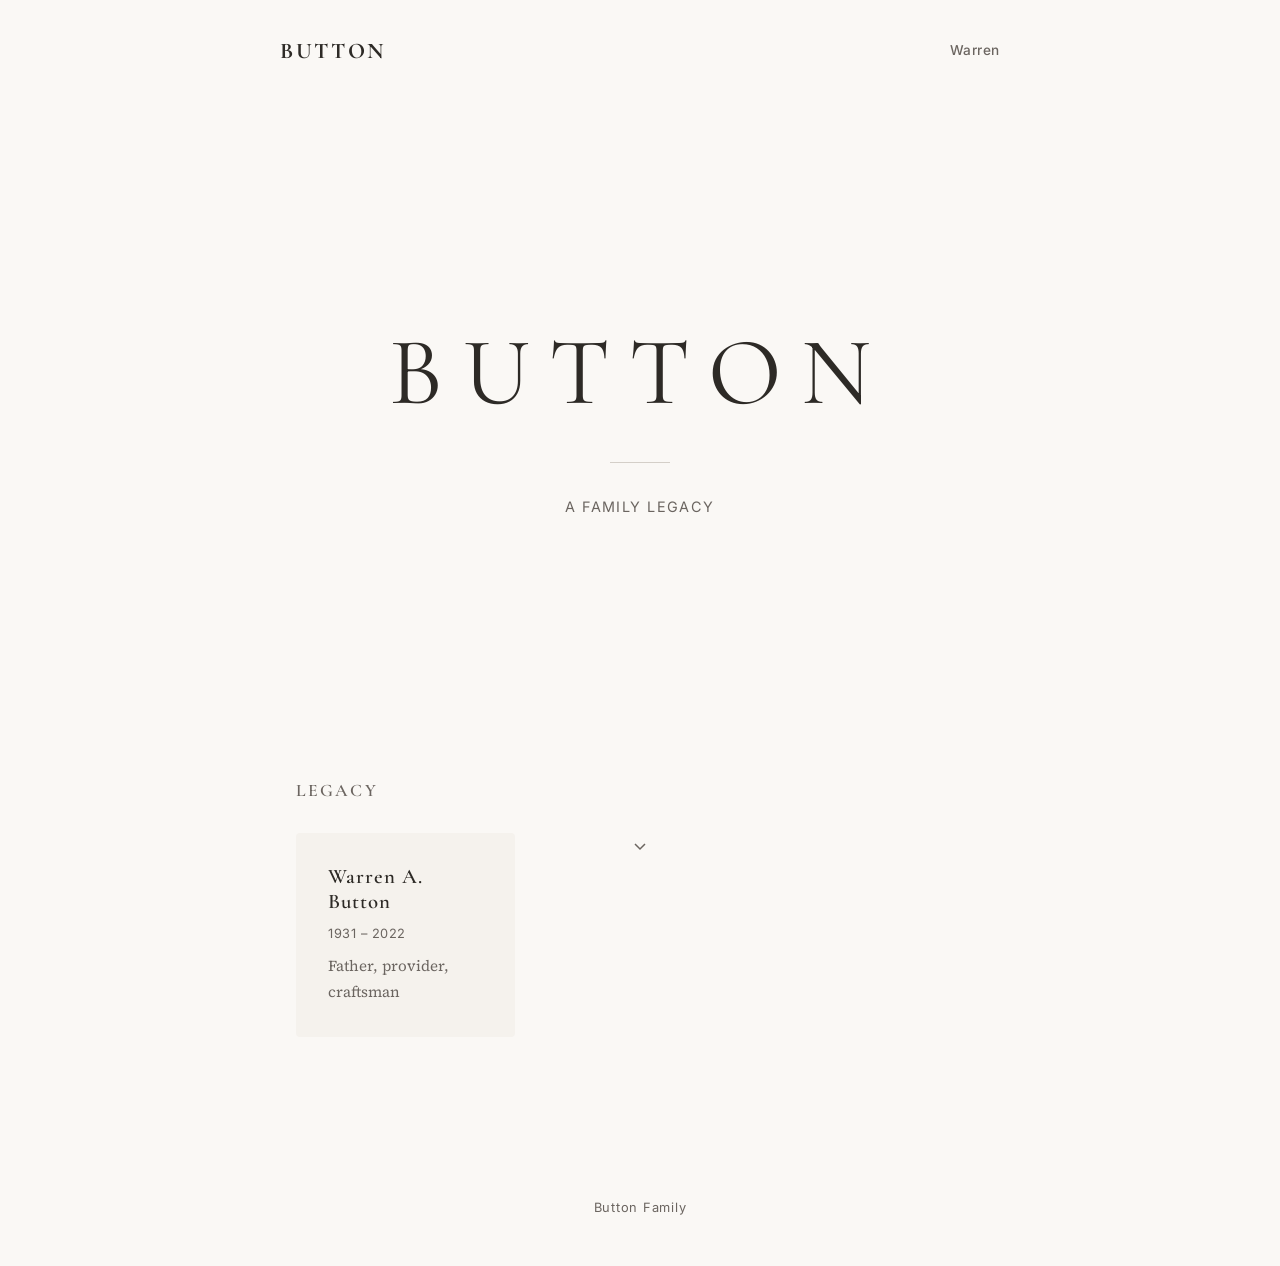
<file: index.html>
<!DOCTYPE html>
<html lang="en">
<head>
  <meta charset="UTF-8">
  <meta name="viewport" content="width=device-width, initial-scale=1.0">
  <title>The Button Family</title>
  <link rel="preconnect" href="https://fonts.googleapis.com">
  <link rel="preconnect" href="https://fonts.gstatic.com" crossorigin>
  <link href="https://fonts.googleapis.com/css2?family=Cormorant+Garamond:ital,wght@0,400;0,600;0,700;1,400&family=Inter:wght@400;500&family=Source+Serif+4:ital,wght@0,400;0,600;1,400&display=swap" rel="stylesheet">
  <link rel="stylesheet" href="style.css">
</head>
<body>
  <header class="site-header">
    <a href="./" class="site-title">Button</a>
    <nav id="site-nav"></nav>
  </header>

  <main class="page-content">
    <section class="hero">
      <h1 class="hero-title">BUTTON</h1>
      <hr class="hero-rule">
      <p class="hero-tagline">A Family Legacy</p>
      <div class="scroll-indicator" aria-hidden="true">
        <svg width="24" height="24" viewBox="0 0 24 24" fill="none" stroke="currentColor" stroke-width="1.5">
          <path d="M7 10l5 5 5-5"/>
        </svg>
      </div>
    </section>

    <section class="members-section">
      <h2 class="section-heading">Legacy</h2>
      <div id="member-grid" class="member-grid"></div>
    </section>
  </main>

  <footer class="site-footer">
    <p>Button Family</p>
  </footer>

  <script>window.SITE_ROOT = '.';</script>
  <script src="app.js"></script>
  <script data-goatcounter="https://button-family.goatcounter.com/count"
          async src="//gc.zgo.at/count.js"></script>
</body>
</html>
</file>
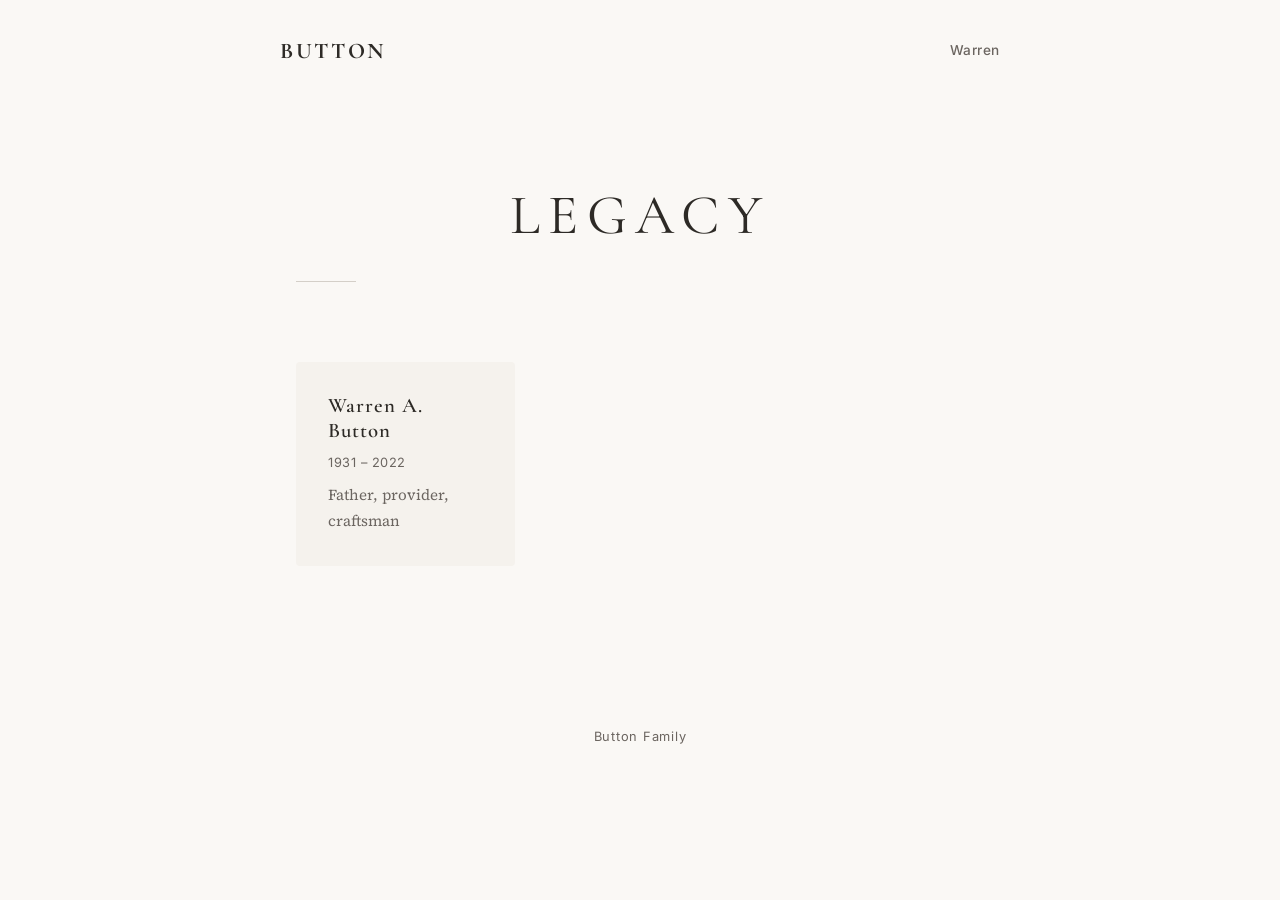
<file: legacy/index.html>
<!DOCTYPE html>
<html lang="en">
<head>
  <meta charset="UTF-8">
  <meta name="viewport" content="width=device-width, initial-scale=1.0">
  <title>Legacy — The Button Family</title>
  <link rel="preconnect" href="https://fonts.googleapis.com">
  <link rel="preconnect" href="https://fonts.gstatic.com" crossorigin>
  <link href="https://fonts.googleapis.com/css2?family=Cormorant+Garamond:ital,wght@0,400;0,600;0,700;1,400&family=Inter:wght@400;500&family=Source+Serif+4:ital,wght@0,400;0,600;1,400&display=swap" rel="stylesheet">
  <link rel="stylesheet" href="../style.css">
</head>
<body>
  <header class="site-header">
    <a href="../" class="site-title">Button</a>
    <nav id="site-nav"></nav>
  </header>

  <main class="page-content">
    <section class="legacy-header">
      <h1 class="legacy-title">Legacy</h1>
      <hr class="hero-rule">
    </section>

    <section class="members-section">
      <div id="member-grid" class="member-grid"></div>
    </section>
  </main>

  <footer class="site-footer">
    <p>Button Family</p>
  </footer>

  <script>window.SITE_ROOT = '..';</script>
  <script src="../app.js"></script>
  <script data-goatcounter="https://button-family.goatcounter.com/count"
          async src="//gc.zgo.at/count.js"></script>
</body>
</html>
</file>
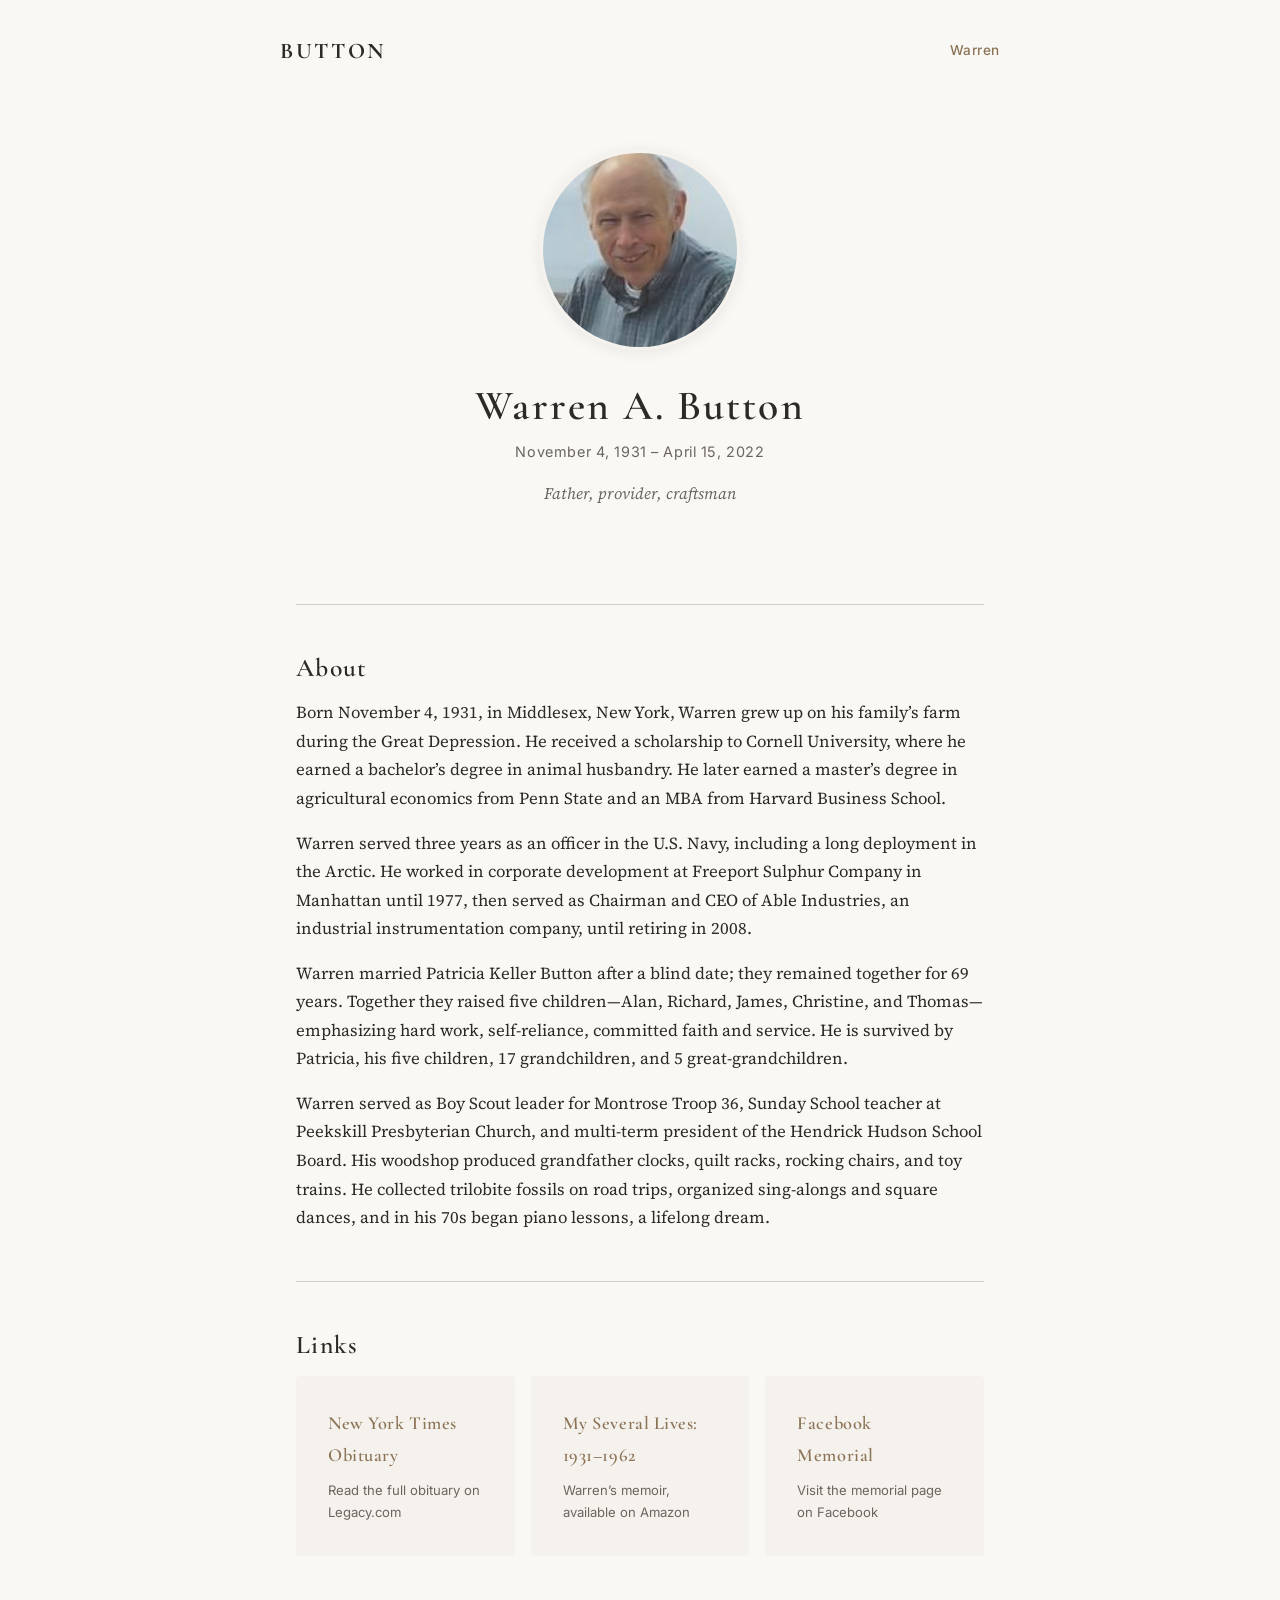
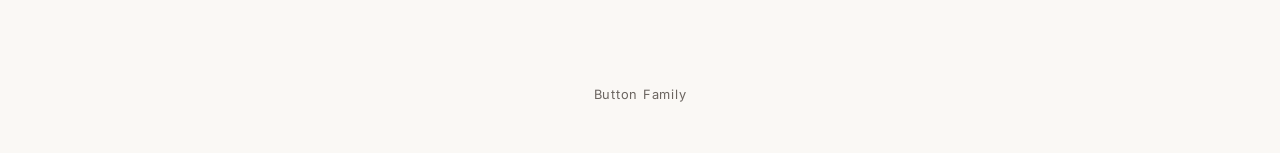
<file: legacy/warren-button/index.html>
<!DOCTYPE html>
<html lang="en">
<head>
  <meta charset="UTF-8">
  <meta name="viewport" content="width=device-width, initial-scale=1.0">
  <title>Warren A. Button — The Button Family</title>
  <link rel="preconnect" href="https://fonts.googleapis.com">
  <link rel="preconnect" href="https://fonts.gstatic.com" crossorigin>
  <link href="https://fonts.googleapis.com/css2?family=Cormorant+Garamond:ital,wght@0,400;0,600;0,700;1,400&family=Inter:wght@400;500&family=Source+Serif+4:ital,wght@0,400;0,600;1,400&display=swap" rel="stylesheet">
  <link rel="stylesheet" href="../../style.css">
</head>
<body>
  <header class="site-header">
    <a href="../../" class="site-title">Button</a>
    <nav id="site-nav"></nav>
  </header>

  <main class="page-content">
    <article class="member-page" data-type="memorial">

      <header class="member-hero">
        <img src="../../images/warren-button/portrait.jpg" alt="Warren A. Button" class="member-portrait">
        <h1 class="member-hero-name">Warren A. Button</h1>
        <p class="member-hero-dates">November 4, 1931 &ndash; April 15, 2022</p>
        <p class="member-hero-tagline">Father, provider, craftsman</p>
      </header>

      <hr class="section-rule">

      <section class="member-section">
        <h2>About</h2>
        <p>Born November 4, 1931, in Middlesex, New York, Warren grew up on his family&rsquo;s farm during the Great Depression. He received a scholarship to Cornell University, where he earned a bachelor&rsquo;s degree in animal husbandry. He later earned a master&rsquo;s degree in agricultural economics from Penn State and an MBA from Harvard Business School.</p>
        <p>Warren served three years as an officer in the U.S. Navy, including a long deployment in the Arctic. He worked in corporate development at Freeport Sulphur Company in Manhattan until 1977, then served as Chairman and CEO of Able Industries, an industrial instrumentation company, until retiring in 2008.</p>
        <p>Warren married Patricia Keller Button after a blind date; they remained together for 69 years. Together they raised five children&mdash;Alan, Richard, James, Christine, and Thomas&mdash;emphasizing hard work, self-reliance, committed faith and service. He is survived by Patricia, his five children, 17 grandchildren, and 5 great-grandchildren.</p>
        <p>Warren served as Boy Scout leader for Montrose Troop 36, Sunday School teacher at Peekskill Presbyterian Church, and multi-term president of the Hendrick Hudson School Board. His woodshop produced grandfather clocks, quilt racks, rocking chairs, and toy trains. He collected trilobite fossils on road trips, organized sing-alongs and square dances, and in his 70s began piano lessons, a lifelong dream.</p>
      </section>

      <hr class="section-rule">

      <section class="member-section">
        <h2>Links</h2>
        <div class="link-cards">
          <a href="https://www.legacy.com/us/obituaries/nytimes/name/warren-button-obituary?id=34361303" class="link-card" target="_blank" rel="noopener">
            <span class="link-card-title">New York Times Obituary</span>
            <span class="link-card-desc">Read the full obituary on Legacy.com</span>
          </a>
          <a href="https://a.co/d/06lD1Mb5" class="link-card" target="_blank" rel="noopener">
            <span class="link-card-title">My Several Lives: 1931&ndash;1962</span>
            <span class="link-card-desc">Warren&rsquo;s memoir, available on Amazon</span>
          </a>
          <a href="https://www.facebook.com/WarrenAButton" class="link-card" target="_blank" rel="noopener">
            <span class="link-card-title">Facebook Memorial</span>
            <span class="link-card-desc">Visit the memorial page on Facebook</span>
          </a>
        </div>
      </section>

    </article>
  </main>

  <footer class="site-footer">
    <p>Button Family</p>
  </footer>

  <script>window.SITE_ROOT = '../..';</script>
  <script src="../../app.js"></script>
  <script data-goatcounter="https://button-family.goatcounter.com/count"
          async src="//gc.zgo.at/count.js"></script>
</body>
</html>
</file>
<file: style.css>
/* ── Custom Properties ─────────────────────────────── */

:root {
  --color-cream: #FAF8F5;
  --color-warm-white: #F5F2ED;
  --color-text: #2D2A26;
  --color-text-light: #6B6560;
  --color-bronze: #8B7355;
  --color-sage: #5C6B5E;
  --color-rule: #D4CFC8;

  --font-heading: 'Cormorant Garamond', Georgia, serif;
  --font-body: 'Source Serif 4', Georgia, serif;
  --font-ui: 'Inter', system-ui, sans-serif;

  --content-width: 720px;
  --spacing-xs: 0.5rem;
  --spacing-sm: 1rem;
  --spacing-md: 2rem;
  --spacing-lg: 3rem;
  --spacing-xl: 5rem;
}

/* ── Reset ────────────────────────────────────────── */

*, *::before, *::after {
  margin: 0;
  padding: 0;
  box-sizing: border-box;
}

/* ── Base ─────────────────────────────────────────── */

html {
  scroll-behavior: smooth;
}

body {
  font-family: var(--font-body);
  font-size: 1.05rem;
  line-height: 1.7;
  color: var(--color-text);
  background: var(--color-cream);
  -webkit-font-smoothing: antialiased;
}

a {
  color: var(--color-bronze);
  text-decoration: none;
  transition: color 0.2s;
}

a:hover {
  color: var(--color-sage);
}

img {
  max-width: 100%;
  height: auto;
  display: block;
}

h1, h2, h3 {
  font-family: var(--font-heading);
  font-weight: 600;
  letter-spacing: 0.05em;
  line-height: 1.2;
  color: var(--color-text);
}

h2 {
  font-size: 1.6rem;
  margin-bottom: var(--spacing-sm);
}

p + p {
  margin-top: var(--spacing-sm);
}

/* ── Site Header ──────────────────────────────────── */

.site-header {
  display: flex;
  align-items: center;
  justify-content: space-between;
  max-width: var(--content-width);
  margin: 0 auto;
  padding: var(--spacing-md) var(--spacing-sm);
}

.site-title {
  font-family: var(--font-heading);
  font-size: 1.4rem;
  font-weight: 700;
  letter-spacing: 0.12em;
  text-transform: uppercase;
  color: var(--color-text);
}

.site-title:hover {
  color: var(--color-bronze);
}

#site-nav {
  display: flex;
  gap: var(--spacing-md);
}

.nav-link {
  font-family: var(--font-ui);
  font-size: 0.85rem;
  font-weight: 500;
  letter-spacing: 0.04em;
  color: var(--color-text-light);
  transition: color 0.2s;
}

.nav-link:hover,
.nav-link.active {
  color: var(--color-bronze);
}

/* ── Page Content ─────────────────────────────────── */

.page-content {
  max-width: var(--content-width);
  margin: 0 auto;
  padding: 0 var(--spacing-sm);
  min-height: 60vh;
}

/* ── Footer ───────────────────────────────────────── */

.site-footer {
  max-width: var(--content-width);
  margin: 0 auto;
  padding: var(--spacing-xl) var(--spacing-sm) var(--spacing-lg);
  text-align: center;
}

.site-footer p {
  font-family: var(--font-ui);
  font-size: 0.8rem;
  color: var(--color-text-light);
  letter-spacing: 0.06em;
}

/* ── Hero (Landing) ───────────────────────────────── */

.hero {
  display: flex;
  flex-direction: column;
  align-items: center;
  justify-content: center;
  min-height: 70vh;
  text-align: center;
  padding: var(--spacing-xl) 0;
}

.hero-title {
  font-family: var(--font-heading);
  font-size: clamp(3rem, 10vw, 6rem);
  font-weight: 400;
  letter-spacing: 0.2em;
  text-transform: uppercase;
  color: var(--color-text);
}

.hero-rule {
  width: 60px;
  border: none;
  border-top: 1px solid var(--color-rule);
  margin: var(--spacing-md) 0;
}

.hero-tagline {
  font-family: var(--font-ui);
  font-size: 0.9rem;
  color: var(--color-text-light);
  letter-spacing: 0.1em;
  text-transform: uppercase;
}

.scroll-indicator {
  position: absolute;
  bottom: var(--spacing-md);
  color: var(--color-text-light);
  animation: bounce 2.5s ease infinite;
}

@keyframes bounce {
  0%, 100% { transform: translateY(0); opacity: 0.4; }
  50% { transform: translateY(8px); opacity: 0.8; }
}

/* ── Member Grid (Landing) ────────────────────────── */

.members-section {
  padding: var(--spacing-lg) 0 var(--spacing-xl);
}

.section-link {
  font-family: var(--font-heading);
  font-size: 1.1rem;
  font-weight: 600;
  letter-spacing: 0.12em;
  text-transform: uppercase;
  color: var(--color-text-light);
  transition: color 0.2s;
}

.section-link:hover {
  color: var(--color-bronze);
}

/* ── Legacy Page Header ───────────────────────────── */

.legacy-header {
  text-align: center;
  padding: var(--spacing-xl) 0 0;
}

.legacy-title {
  font-family: var(--font-heading);
  font-size: clamp(2rem, 6vw, 3.5rem);
  font-weight: 400;
  letter-spacing: 0.15em;
  text-transform: uppercase;
  color: var(--color-text);
}

.section-heading {
  font-size: 1.1rem;
  font-weight: 600;
  letter-spacing: 0.12em;
  text-transform: uppercase;
  color: var(--color-text-light);
  margin-bottom: var(--spacing-md);
}

.member-grid {
  display: grid;
  grid-template-columns: 1fr;
  gap: var(--spacing-sm);
}

.member-card {
  display: flex;
  flex-direction: column;
  background: var(--color-warm-white);
  padding: var(--spacing-md);
  border-radius: 4px;
  text-decoration: none;
  transition: background 0.2s, box-shadow 0.2s;
}

.member-card:hover {
  background: #EFECE6;
  box-shadow: 0 2px 12px rgba(0, 0, 0, 0.06);
}

.member-name {
  font-size: 1.3rem;
  font-weight: 600;
  margin-bottom: var(--spacing-xs);
}

.member-years {
  font-family: var(--font-ui);
  font-size: 0.8rem;
  color: var(--color-text-light);
  letter-spacing: 0.04em;
  margin-bottom: var(--spacing-xs);
}

.member-tagline {
  font-size: 0.95rem;
  color: var(--color-text-light);
}

/* ── Section Rule ─────────────────────────────────── */

.section-rule {
  border: none;
  border-top: 1px solid var(--color-rule);
  margin: var(--spacing-lg) 0;
}

/* ── Member Page ──────────────────────────────────── */

.member-page {
  padding-bottom: var(--spacing-lg);
}

.member-hero {
  text-align: center;
  padding: var(--spacing-lg) 0;
}

.member-portrait {
  width: 160px;
  height: 160px;
  border-radius: 50%;
  object-fit: cover;
  margin: 0 auto var(--spacing-md);
  border: 3px solid var(--color-warm-white);
  box-shadow: 0 2px 16px rgba(0, 0, 0, 0.08);
}

.member-hero-name {
  font-size: clamp(1.8rem, 5vw, 2.6rem);
  font-weight: 600;
  letter-spacing: 0.05em;
  margin-bottom: var(--spacing-xs);
}

.member-hero-dates {
  font-family: var(--font-ui);
  font-size: 0.9rem;
  color: var(--color-text-light);
  letter-spacing: 0.04em;
  margin-bottom: var(--spacing-xs);
}

.member-hero-tagline {
  font-family: var(--font-body);
  font-size: 1rem;
  color: var(--color-text-light);
  font-style: italic;
}

/* ── Member Sections ──────────────────────────────── */

.member-section {
  padding: 0;
}

.member-section h2 {
  color: var(--color-text);
}

.member-section p {
  color: var(--color-text);
}

/* ── Link Cards ───────────────────────────────────── */

.link-cards {
  display: grid;
  grid-template-columns: 1fr;
  gap: var(--spacing-sm);
}

.link-card {
  display: flex;
  flex-direction: column;
  background: var(--color-warm-white);
  padding: var(--spacing-md);
  border-radius: 4px;
  transition: background 0.2s, box-shadow 0.2s;
}

.link-card:hover {
  background: #EFECE6;
  box-shadow: 0 2px 12px rgba(0, 0, 0, 0.06);
}

.link-card-title {
  font-family: var(--font-heading);
  font-size: 1.15rem;
  font-weight: 600;
  letter-spacing: 0.03em;
  color: var(--color-bronze);
  margin-bottom: var(--spacing-xs);
}

.link-card-desc {
  font-family: var(--font-ui);
  font-size: 0.82rem;
  color: var(--color-text-light);
}

/* ── Memorial muted tone ──────────────────────────── */

.member-page[data-type="memorial"] .member-hero-tagline {
  color: var(--color-text-light);
}

/* ── Not Found ────────────────────────────────────── */

.not-found {
  text-align: center;
  padding: var(--spacing-xl) 0;
}

.not-found h2 {
  margin-bottom: var(--spacing-sm);
}

/* ── Responsive ───────────────────────────────────── */

@media (min-width: 640px) {
  .member-grid {
    grid-template-columns: repeat(2, 1fr);
  }

  .link-cards {
    grid-template-columns: repeat(2, 1fr);
  }

  .member-portrait {
    width: 180px;
    height: 180px;
  }
}

@media (min-width: 960px) {
  .member-grid {
    grid-template-columns: repeat(3, 1fr);
  }

  .link-cards {
    grid-template-columns: repeat(3, 1fr);
  }

  .member-portrait {
    width: 200px;
    height: 200px;
  }

  .site-header {
    padding: var(--spacing-md) 0;
  }
}
</file>
